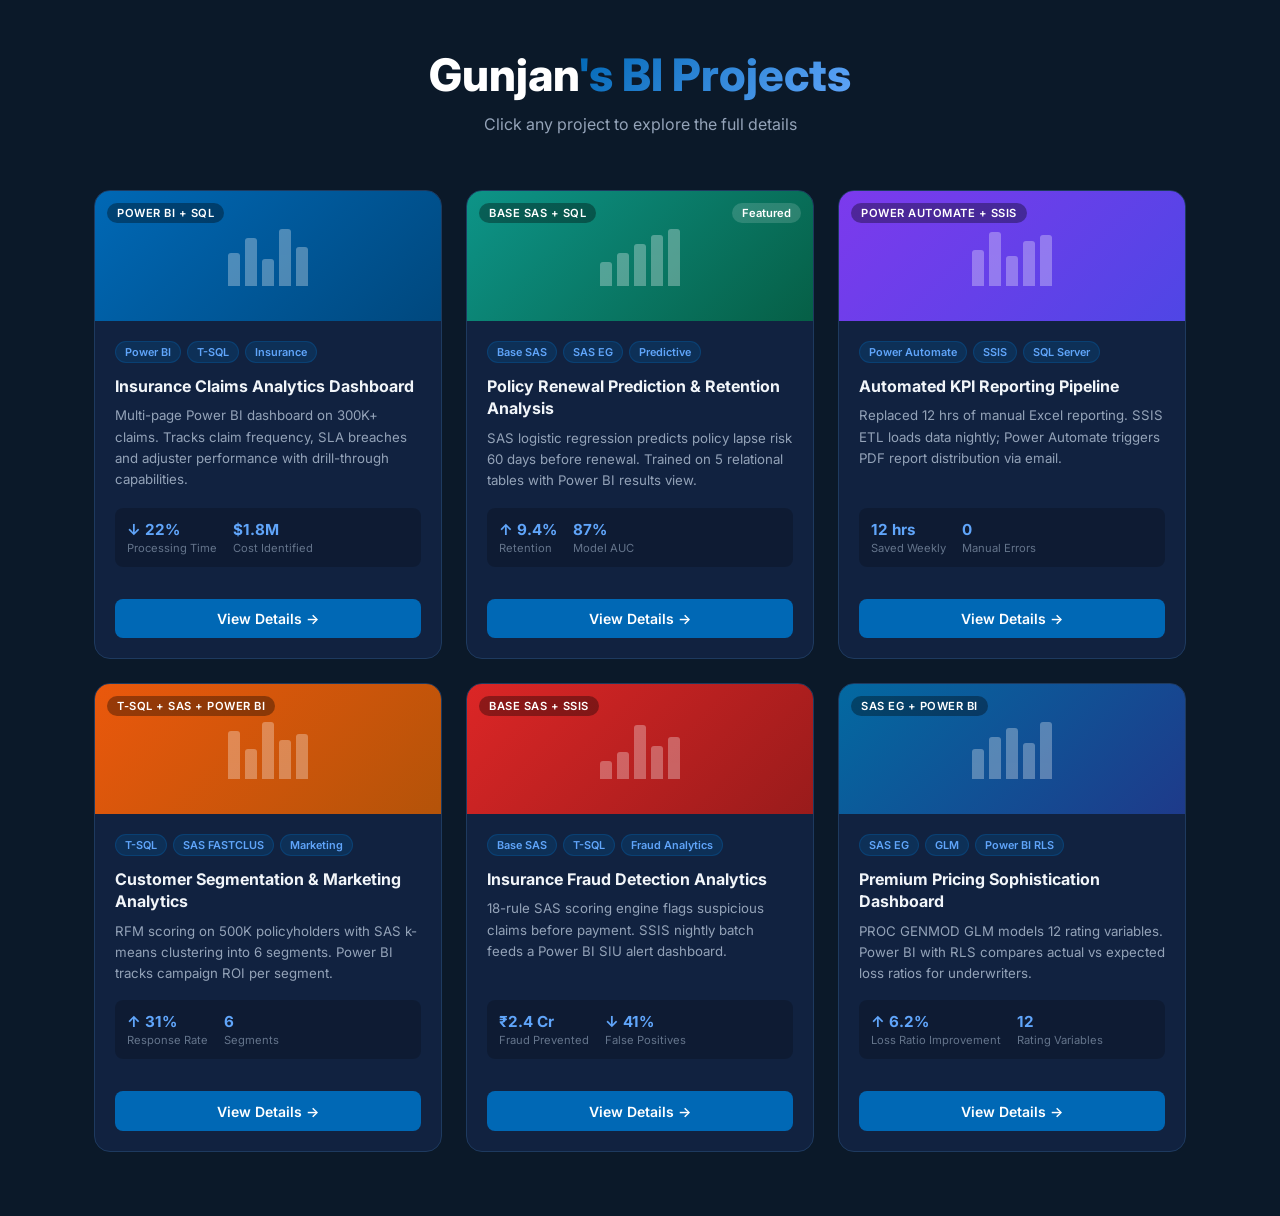
<file: index.html>
﻿<!DOCTYPE html>
<html lang="en">
<head>
  <meta charset="UTF-8" />
  <meta name="viewport" content="width=device-width, initial-scale=1.0" />
  <title>Gunjan | BI Portfolio</title>
  <link rel="preconnect" href="https://fonts.googleapis.com" />
  <link href="https://fonts.googleapis.com/css2?family=Inter:wght@300;400;500;600;700;800&display=swap" rel="stylesheet" />
  <style>
    *, *::before, *::after { box-sizing: border-box; margin: 0; padding: 0; }
    body { font-family: "Inter", sans-serif; background: #0b1929; color: #e2e8f0; min-height: 100vh; }
    .page-header { padding: 3rem 2rem 1.5rem; text-align: center; }
    .page-header h1 { font-size: clamp(1.8rem,4vw,2.8rem); font-weight: 800; color: #fff; }
    .page-header h1 span { background: linear-gradient(135deg,#0068b5,#60a5fa); -webkit-background-clip:text; -webkit-text-fill-color:transparent; background-clip:text; }
    .page-header p { margin-top: .75rem; color: #94a3b8; font-size: 1rem; }
    .grid-wrap { max-width: 1140px; margin: 2rem auto 4rem; padding: 0 1.5rem; display: grid; grid-template-columns: repeat(auto-fill,minmax(320px,1fr)); gap: 1.5rem; }
    .card { background: #112240; border: 1px solid #1e3a5f; border-radius: 16px; overflow: hidden; display: flex; flex-direction: column; transition: transform .25s ease, box-shadow .25s ease; }
    .card:hover { transform: translateY(-6px); box-shadow: 0 20px 40px rgba(0,0,0,.4); }
    .card-banner { height: 130px; position: relative; display: flex; align-items: center; justify-content: center; overflow: hidden; }
    .card-banner.p1 { background: linear-gradient(135deg,#0068b5,#00487e); }
    .card-banner.p2 { background: linear-gradient(135deg,#0d9488,#065f46); }
    .card-banner.p3 { background: linear-gradient(135deg,#7c3aed,#4f46e5); }
    .card-banner.p4 { background: linear-gradient(135deg,#ea580c,#b45309); }
    .card-banner.p5 { background: linear-gradient(135deg,#dc2626,#991b1b); }
    .card-banner.p6 { background: linear-gradient(135deg,#0369a1,#1e3a8a); }
    .card-badge { position: absolute; top: .75rem; left: .75rem; background: rgba(0,0,0,.35); color: #fff; font-size: .7rem; font-weight: 600; padding: 3px 10px; border-radius: 20px; letter-spacing: .5px; text-transform: uppercase; }
    .featured-banner::after { content: "Featured"; position: absolute; top: .75rem; right: .75rem; background: rgba(255,255,255,.15); color: #fff; font-size: .7rem; font-weight: 600; padding: 3px 10px; border-radius: 20px; }
    .mini-bars { display: flex; align-items: flex-end; gap: 5px; height: 60px; opacity: .3; }
    .mini-bars span { width: 12px; background: #fff; border-radius: 3px 3px 0 0; }
    .card-body { padding: 1.25rem 1.25rem 1rem; flex: 1; display: flex; flex-direction: column; }
    .card-tags { display: flex; flex-wrap: wrap; gap: 6px; margin-bottom: .75rem; }
    .tag { font-size: .68rem; font-weight: 600; padding: 3px 9px; border-radius: 20px; background: rgba(0,104,181,.2); color: #60a5fa; border: 1px solid rgba(0,104,181,.3); }
    .card-body h3 { font-size: 1rem; font-weight: 700; color: #f1f5f9; margin-bottom: .5rem; line-height: 1.4; }
    .card-body p { font-size: .83rem; color: #94a3b8; line-height: 1.6; flex: 1; }
    .card-impact { display: flex; gap: 1rem; margin: 1rem 0; padding: .75rem; background: rgba(0,0,0,.2); border-radius: 8px; }
    .impact-item { display: flex; flex-direction: column; gap: 2px; }
    .impact-num { font-size: .95rem; font-weight: 700; color: #60a5fa; }
    .impact-item span:last-child { font-size: .7rem; color: #64748b; }
    .card-footer { padding: 0 1.25rem 1.25rem; }
    .btn-view { display: block; width: 100%; padding: .7rem; background: #0068b5; color: #fff; font-size: .875rem; font-weight: 600; text-align: center; border-radius: 8px; text-decoration: none; transition: background .2s; }
    .btn-view:hover { background: #0080db; }
  </style>
</head>
<body>
  <div class="page-header">
    <h1>Gunjan<span>'s BI Projects</span></h1>
    <p>Click any project to explore the full details</p>
  </div>
  <div class="grid-wrap">

    <div class="card">
      <div class="card-banner p1">
        <span class="card-badge">Power BI + SQL</span>
        <div class="mini-bars"><span style="height:55%"></span><span style="height:80%"></span><span style="height:45%"></span><span style="height:95%"></span><span style="height:65%"></span></div>
      </div>
      <div class="card-body">
        <div class="card-tags"><span class="tag">Power BI</span><span class="tag">T-SQL</span><span class="tag">Insurance</span></div>
        <h3>Insurance Claims Analytics Dashboard</h3>
        <p>Multi-page Power BI dashboard on 300K+ claims. Tracks claim frequency, SLA breaches and adjuster performance with drill-through capabilities.</p>
        <div class="card-impact">
          <div class="impact-item"><span class="impact-num">&#8595; 22%</span><span>Processing Time</span></div>
          <div class="impact-item"><span class="impact-num">$1.8M</span><span>Cost Identified</span></div>
        </div>
      </div>
      <div class="card-footer"><a href="project-1.html" class="btn-view">View Details &#8594;</a></div>
    </div>

    <div class="card">
      <div class="card-banner p2 featured-banner">
        <span class="card-badge">Base SAS + SQL</span>
        <div class="mini-bars"><span style="height:40%"></span><span style="height:55%"></span><span style="height:70%"></span><span style="height:85%"></span><span style="height:95%"></span></div>
      </div>
      <div class="card-body">
        <div class="card-tags"><span class="tag">Base SAS</span><span class="tag">SAS EG</span><span class="tag">Predictive</span></div>
        <h3>Policy Renewal Prediction &amp; Retention Analysis</h3>
        <p>SAS logistic regression predicts policy lapse risk 60 days before renewal. Trained on 5 relational tables with Power BI results view.</p>
        <div class="card-impact">
          <div class="impact-item"><span class="impact-num">&#8593; 9.4%</span><span>Retention</span></div>
          <div class="impact-item"><span class="impact-num">87%</span><span>Model AUC</span></div>
        </div>
      </div>
      <div class="card-footer"><a href="project-2.html" class="btn-view">View Details &#8594;</a></div>
    </div>

    <div class="card">
      <div class="card-banner p3">
        <span class="card-badge">Power Automate + SSIS</span>
        <div class="mini-bars"><span style="height:60%"></span><span style="height:90%"></span><span style="height:50%"></span><span style="height:75%"></span><span style="height:85%"></span></div>
      </div>
      <div class="card-body">
        <div class="card-tags"><span class="tag">Power Automate</span><span class="tag">SSIS</span><span class="tag">SQL Server</span></div>
        <h3>Automated KPI Reporting Pipeline</h3>
        <p>Replaced 12 hrs of manual Excel reporting. SSIS ETL loads data nightly; Power Automate triggers PDF report distribution via email.</p>
        <div class="card-impact">
          <div class="impact-item"><span class="impact-num">12 hrs</span><span>Saved Weekly</span></div>
          <div class="impact-item"><span class="impact-num">0</span><span>Manual Errors</span></div>
        </div>
      </div>
      <div class="card-footer"><a href="project-3.html" class="btn-view">View Details &#8594;</a></div>
    </div>

    <div class="card">
      <div class="card-banner p4">
        <span class="card-badge">T-SQL + SAS + Power BI</span>
        <div class="mini-bars"><span style="height:80%"></span><span style="height:50%"></span><span style="height:95%"></span><span style="height:65%"></span><span style="height:75%"></span></div>
      </div>
      <div class="card-body">
        <div class="card-tags"><span class="tag">T-SQL</span><span class="tag">SAS FASTCLUS</span><span class="tag">Marketing</span></div>
        <h3>Customer Segmentation &amp; Marketing Analytics</h3>
        <p>RFM scoring on 500K policyholders with SAS k-means clustering into 6 segments. Power BI tracks campaign ROI per segment.</p>
        <div class="card-impact">
          <div class="impact-item"><span class="impact-num">&#8593; 31%</span><span>Response Rate</span></div>
          <div class="impact-item"><span class="impact-num">6</span><span>Segments</span></div>
        </div>
      </div>
      <div class="card-footer"><a href="project-4.html" class="btn-view">View Details &#8594;</a></div>
    </div>

    <div class="card">
      <div class="card-banner p5">
        <span class="card-badge">Base SAS + SSIS</span>
        <div class="mini-bars"><span style="height:30%"></span><span style="height:45%"></span><span style="height:90%"></span><span style="height:55%"></span><span style="height:70%"></span></div>
      </div>
      <div class="card-body">
        <div class="card-tags"><span class="tag">Base SAS</span><span class="tag">T-SQL</span><span class="tag">Fraud Analytics</span></div>
        <h3>Insurance Fraud Detection Analytics</h3>
        <p>18-rule SAS scoring engine flags suspicious claims before payment. SSIS nightly batch feeds a Power BI SIU alert dashboard.</p>
        <div class="card-impact">
          <div class="impact-item"><span class="impact-num">&#8377;2.4 Cr</span><span>Fraud Prevented</span></div>
          <div class="impact-item"><span class="impact-num">&#8595; 41%</span><span>False Positives</span></div>
        </div>
      </div>
      <div class="card-footer"><a href="project-5.html" class="btn-view">View Details &#8594;</a></div>
    </div>

    <div class="card">
      <div class="card-banner p6">
        <span class="card-badge">SAS EG + Power BI</span>
        <div class="mini-bars"><span style="height:50%"></span><span style="height:70%"></span><span style="height:85%"></span><span style="height:60%"></span><span style="height:95%"></span></div>
      </div>
      <div class="card-body">
        <div class="card-tags"><span class="tag">SAS EG</span><span class="tag">GLM</span><span class="tag">Power BI RLS</span></div>
        <h3>Premium Pricing Sophistication Dashboard</h3>
        <p>PROC GENMOD GLM models 12 rating variables. Power BI with RLS compares actual vs expected loss ratios for underwriters.</p>
        <div class="card-impact">
          <div class="impact-item"><span class="impact-num">&#8593; 6.2%</span><span>Loss Ratio Improvement</span></div>
          <div class="impact-item"><span class="impact-num">12</span><span>Rating Variables</span></div>
        </div>
      </div>
      <div class="card-footer"><a href="project-6.html" class="btn-view">View Details &#8594;</a></div>
    </div>

  </div>
</body>
</html>
</file>
